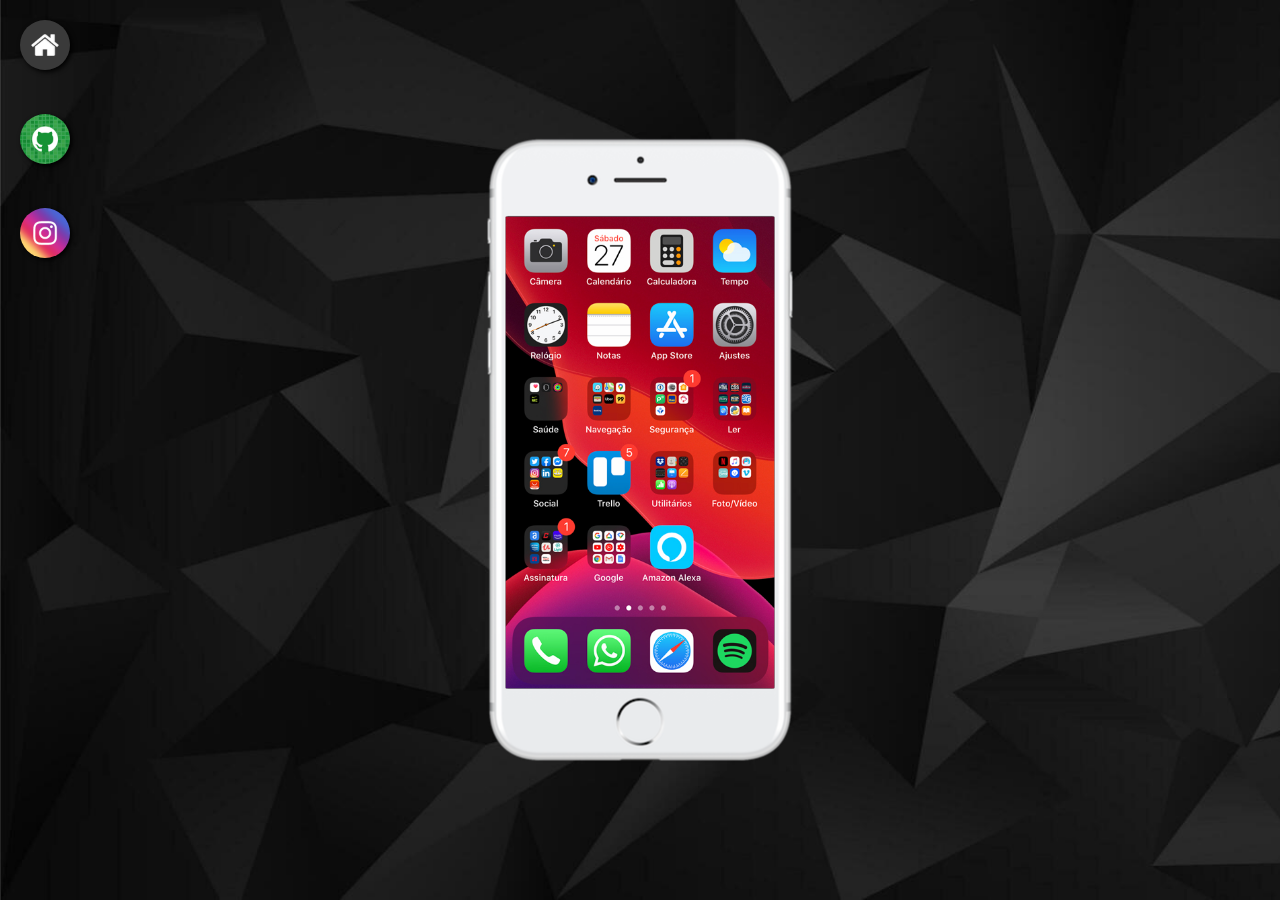
<file: index.html>
<!DOCTYPE html>
<html lang="en">
<head>
    <meta charset="UTF-8">
    <meta name="viewport" content="width=device-width, initial-scale=1.0">
    <title>Document</title>
  <link rel="stylesheet" href="estilizar/style.css">
</head>
<body>
    <main>
        <section id="celular">
            <iframe src="home.html" frameborder="0" name="tela" id="tela"></iframe>
            
        </section>
        <section id="rede-sociais">
            <a href="home.html" target="tela"><img src="imagens/logo-home.jpg" alt="home"></a><br>
            <a href="github.html" target="tela"><img src="imagens/logo-github.jpg" alt="github"></a><br>
            <a href="insta.html" target="tela"><img src="imagens/logo-instagram.jpg" alt="instagram"></a>
        </section>
    </main>
</body>
</html>
</file>
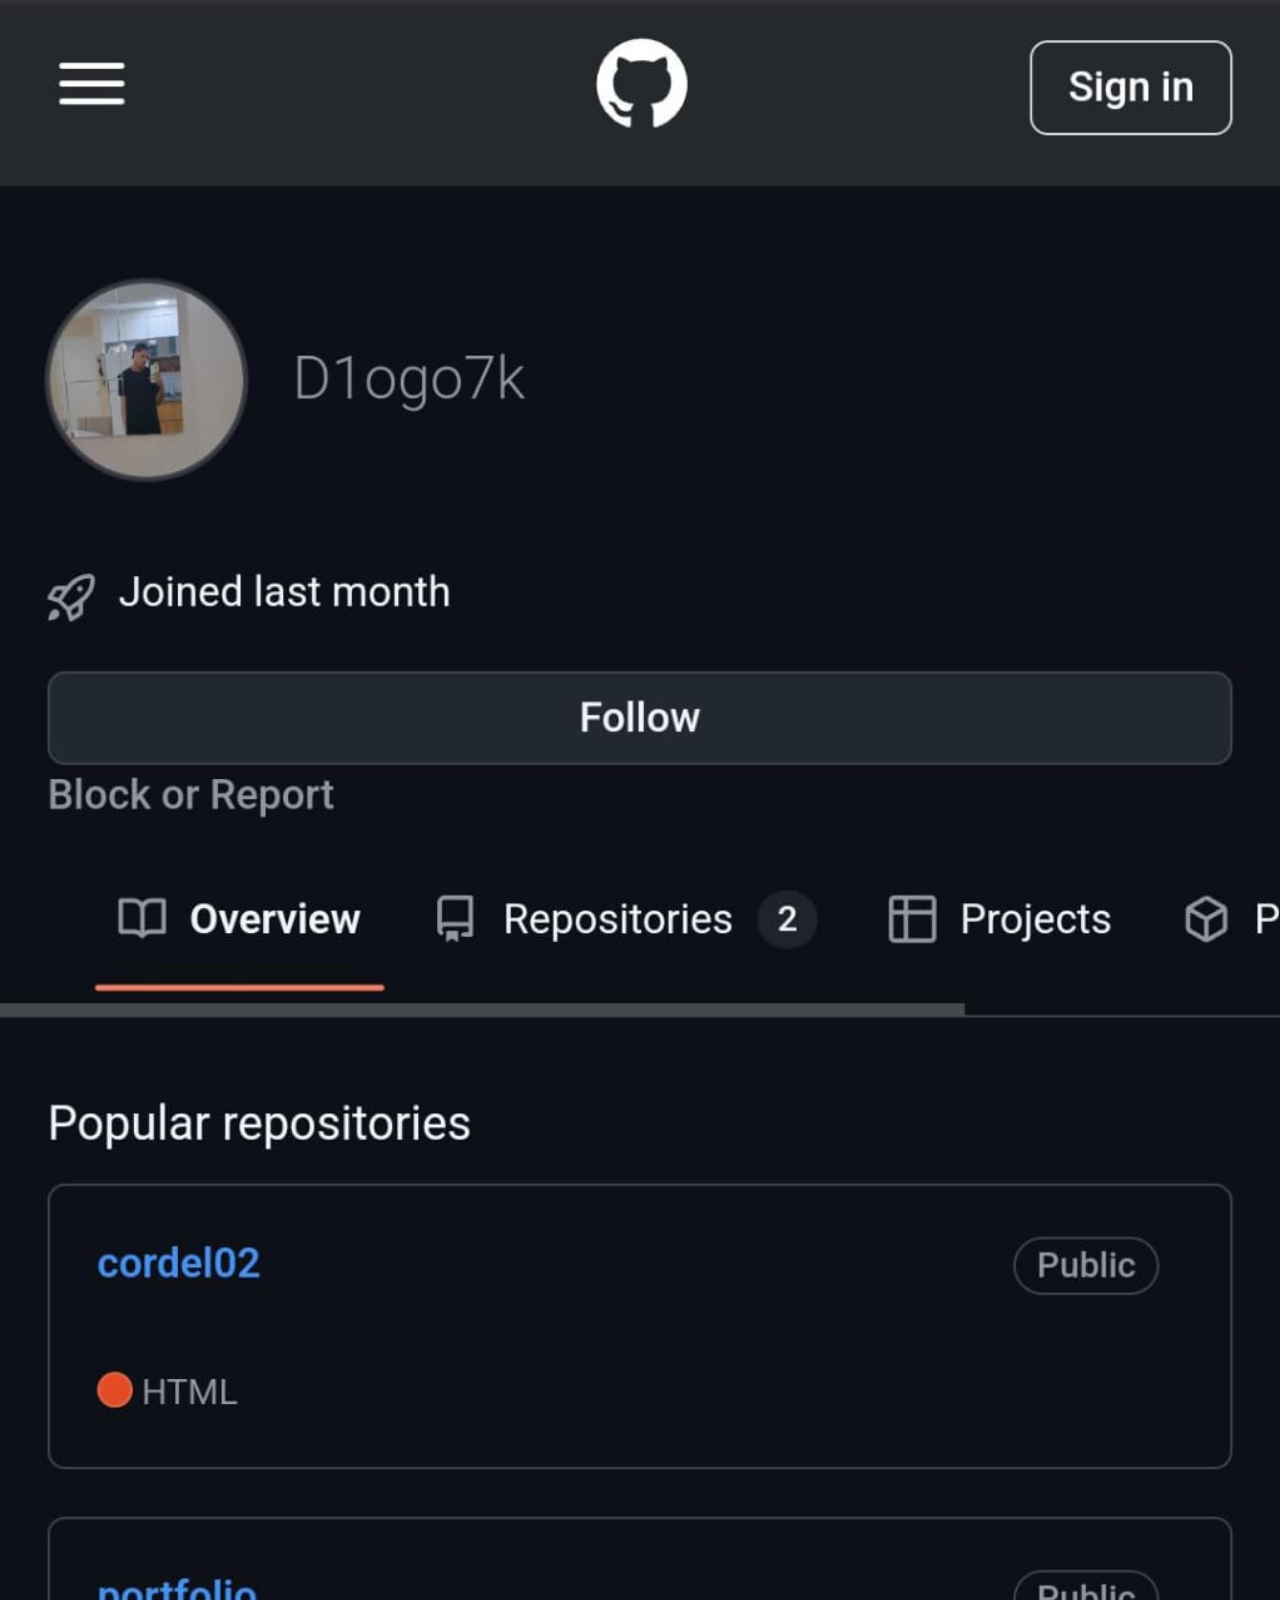
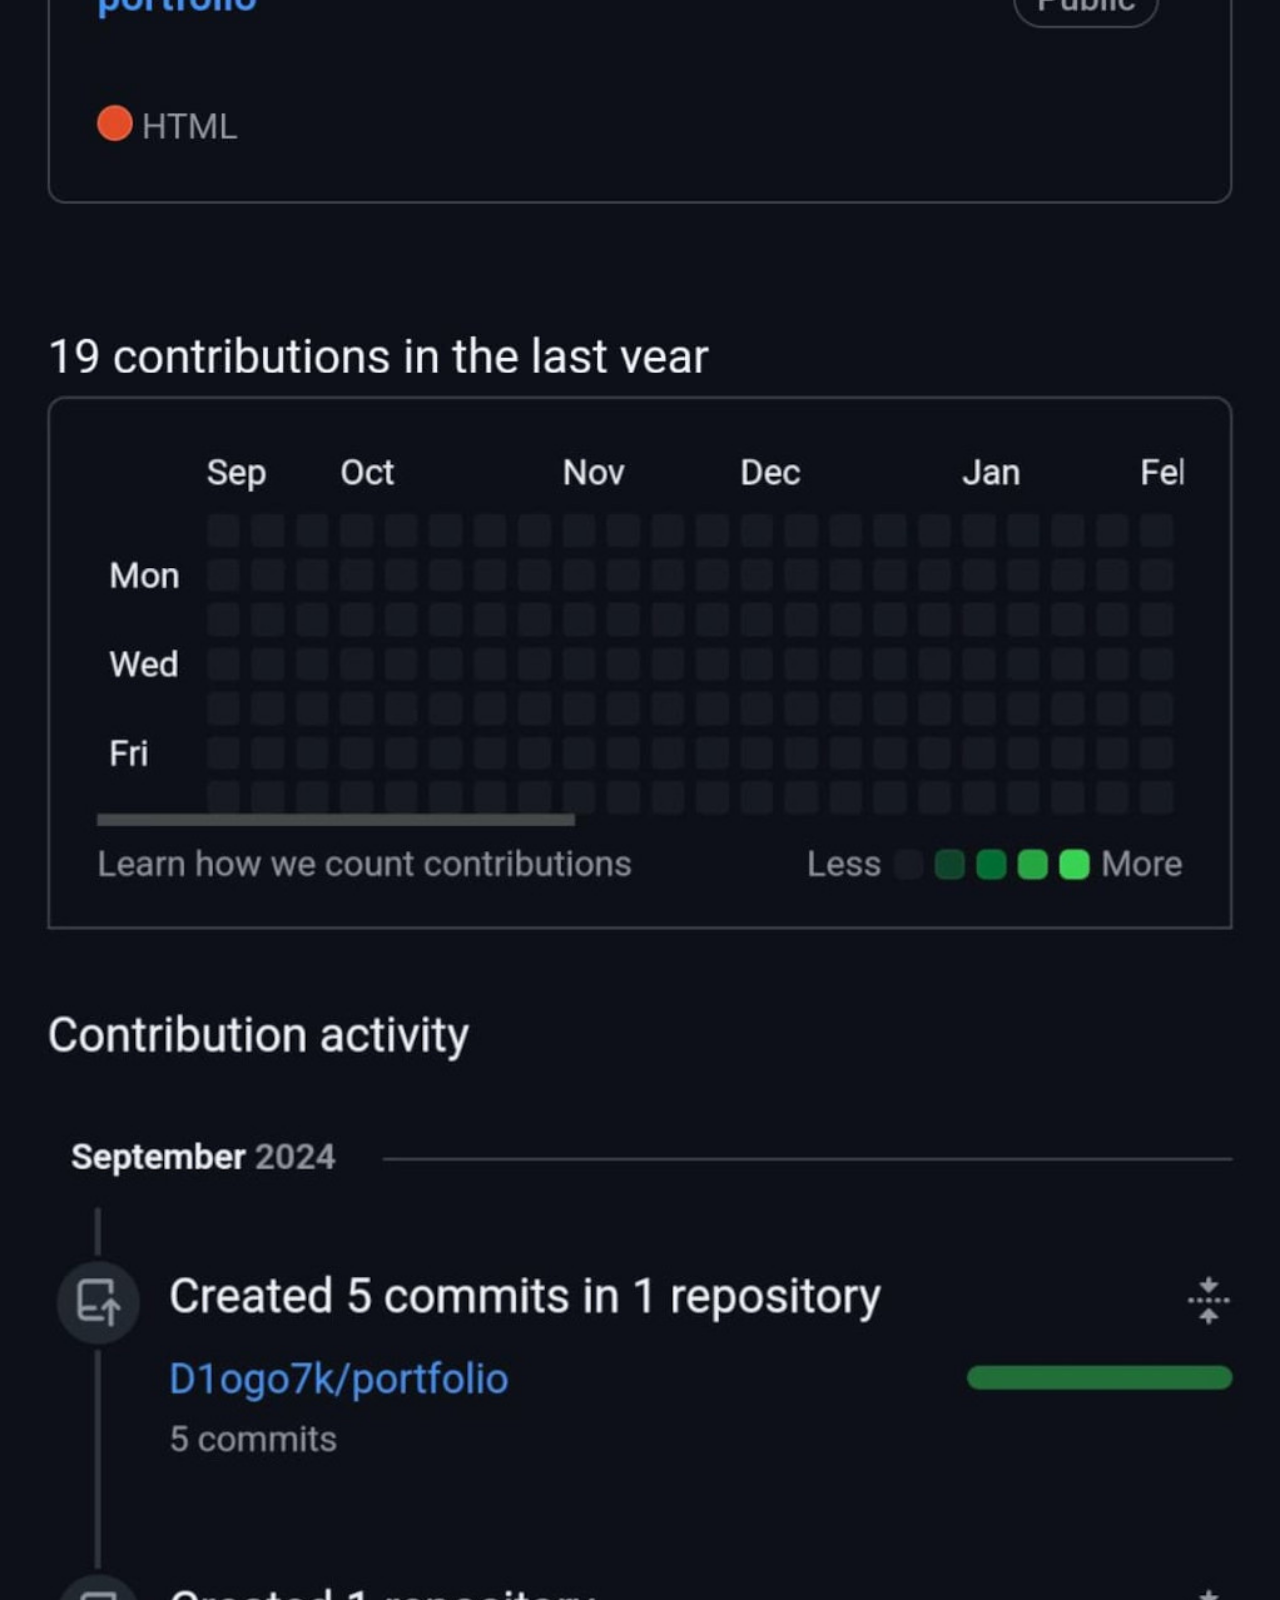
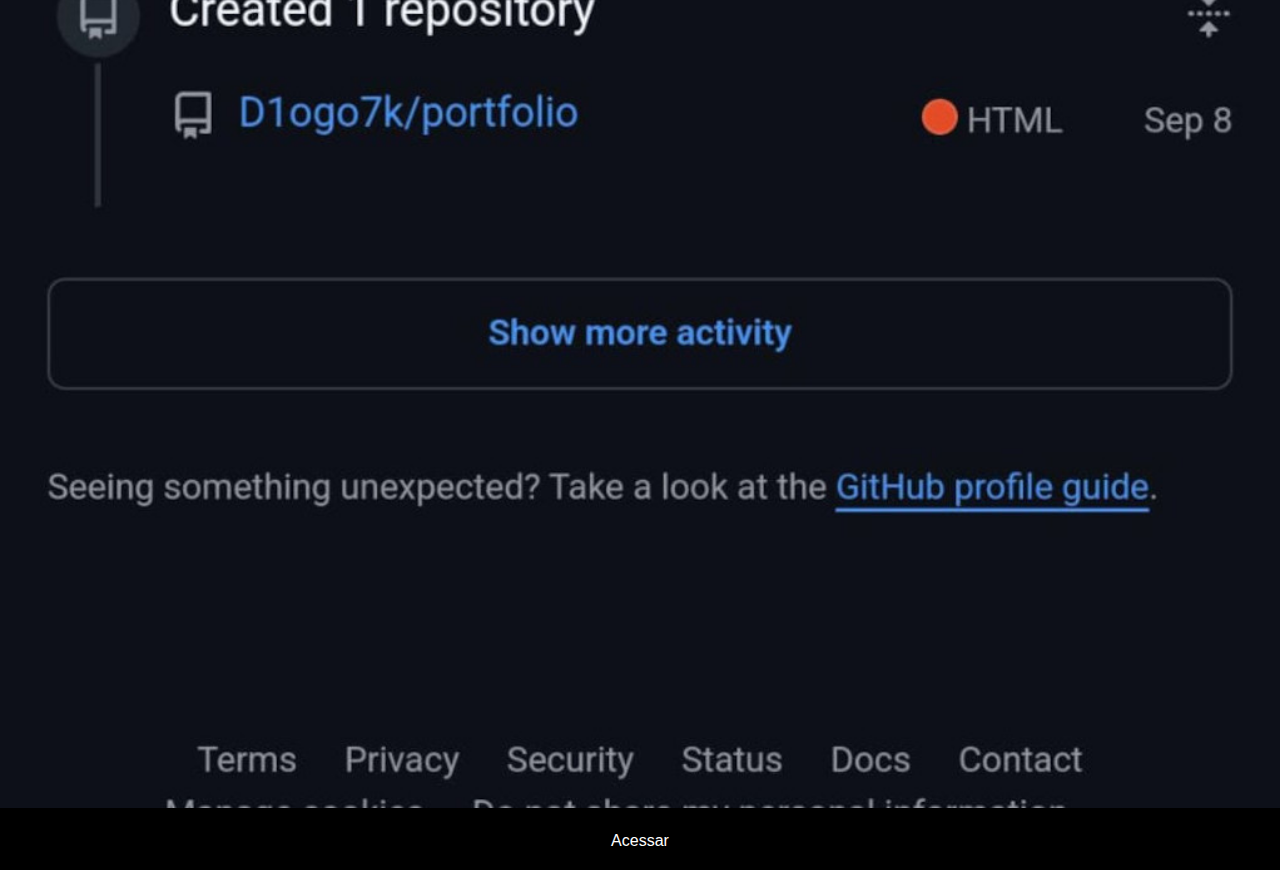
<file: github.html>
<!DOCTYPE html>
<html lang="pt-br">
<head>
    <meta charset="UTF-8">
    <meta name="viewport" content="width=device-width, initial-scale=1.0">
    <title>instagram</title>
    <link rel="stylesheet" href="estilizar/iframe.css">
    
</head>
<body>
    <img src="imagens/github-tela001.jpeg" alt="" >
    <a href="https://github.com/D1ogo7k" target="_blank">Acessar</a>
</body>
</html>
</file>
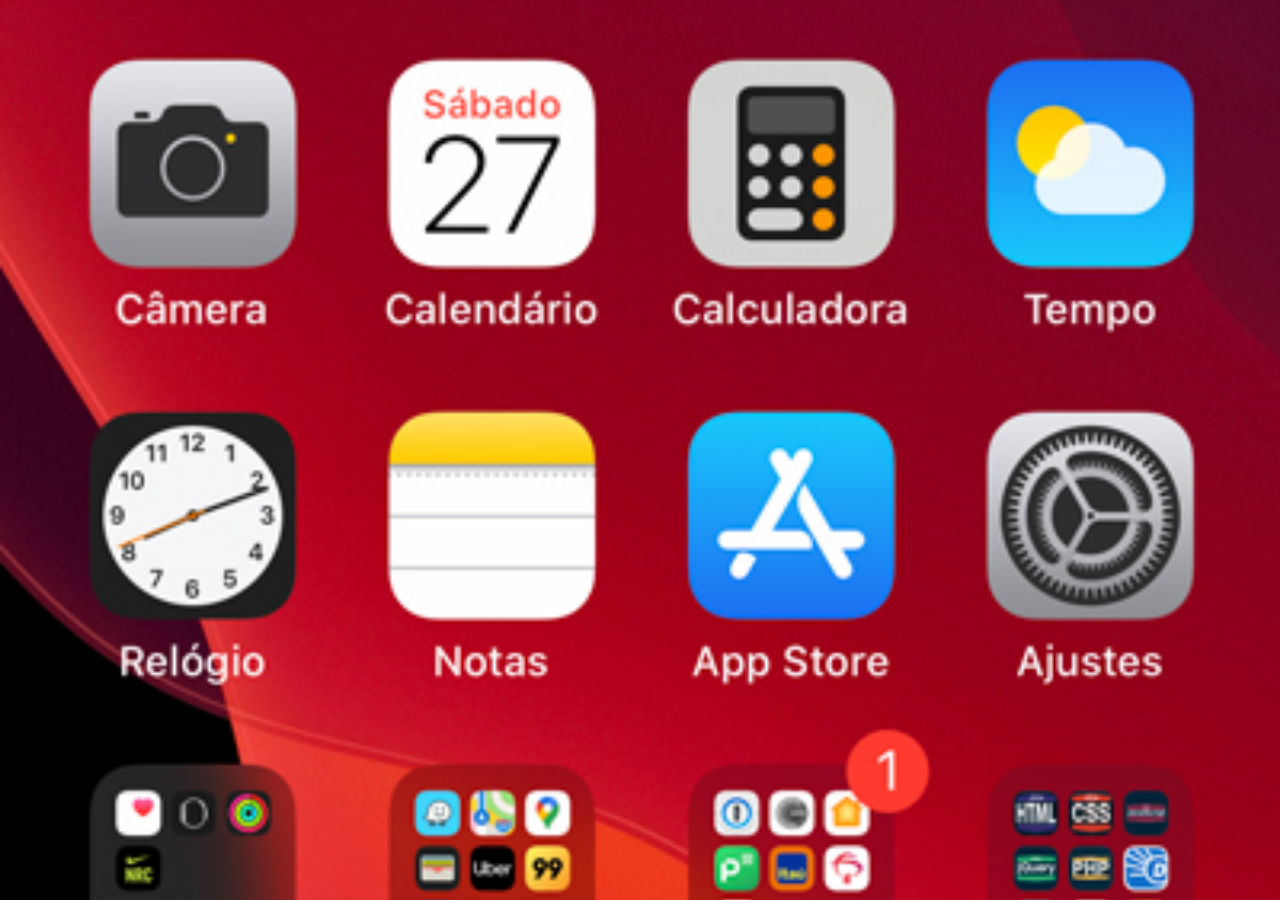
<file: home.html>
<!DOCTYPE html>
 <html lang="pt-br">
 <head>
    <meta charset="UTF-8">
    <meta name="viewport" content="width=device-width, initial-scale=1.0">
    <title>home</title>

    <style>
        * {
        margin: 0%;
        padding: 0%;
        }

        body {
            background-color: black;
            background-image: url(imagens/tela-home.jpg);
            background-repeat: no-repeat;
            background-position: top, center;
            background-size: cover;
        }
    </style>
 </head>
 <body>
    
 </body>
 </html>
</file>
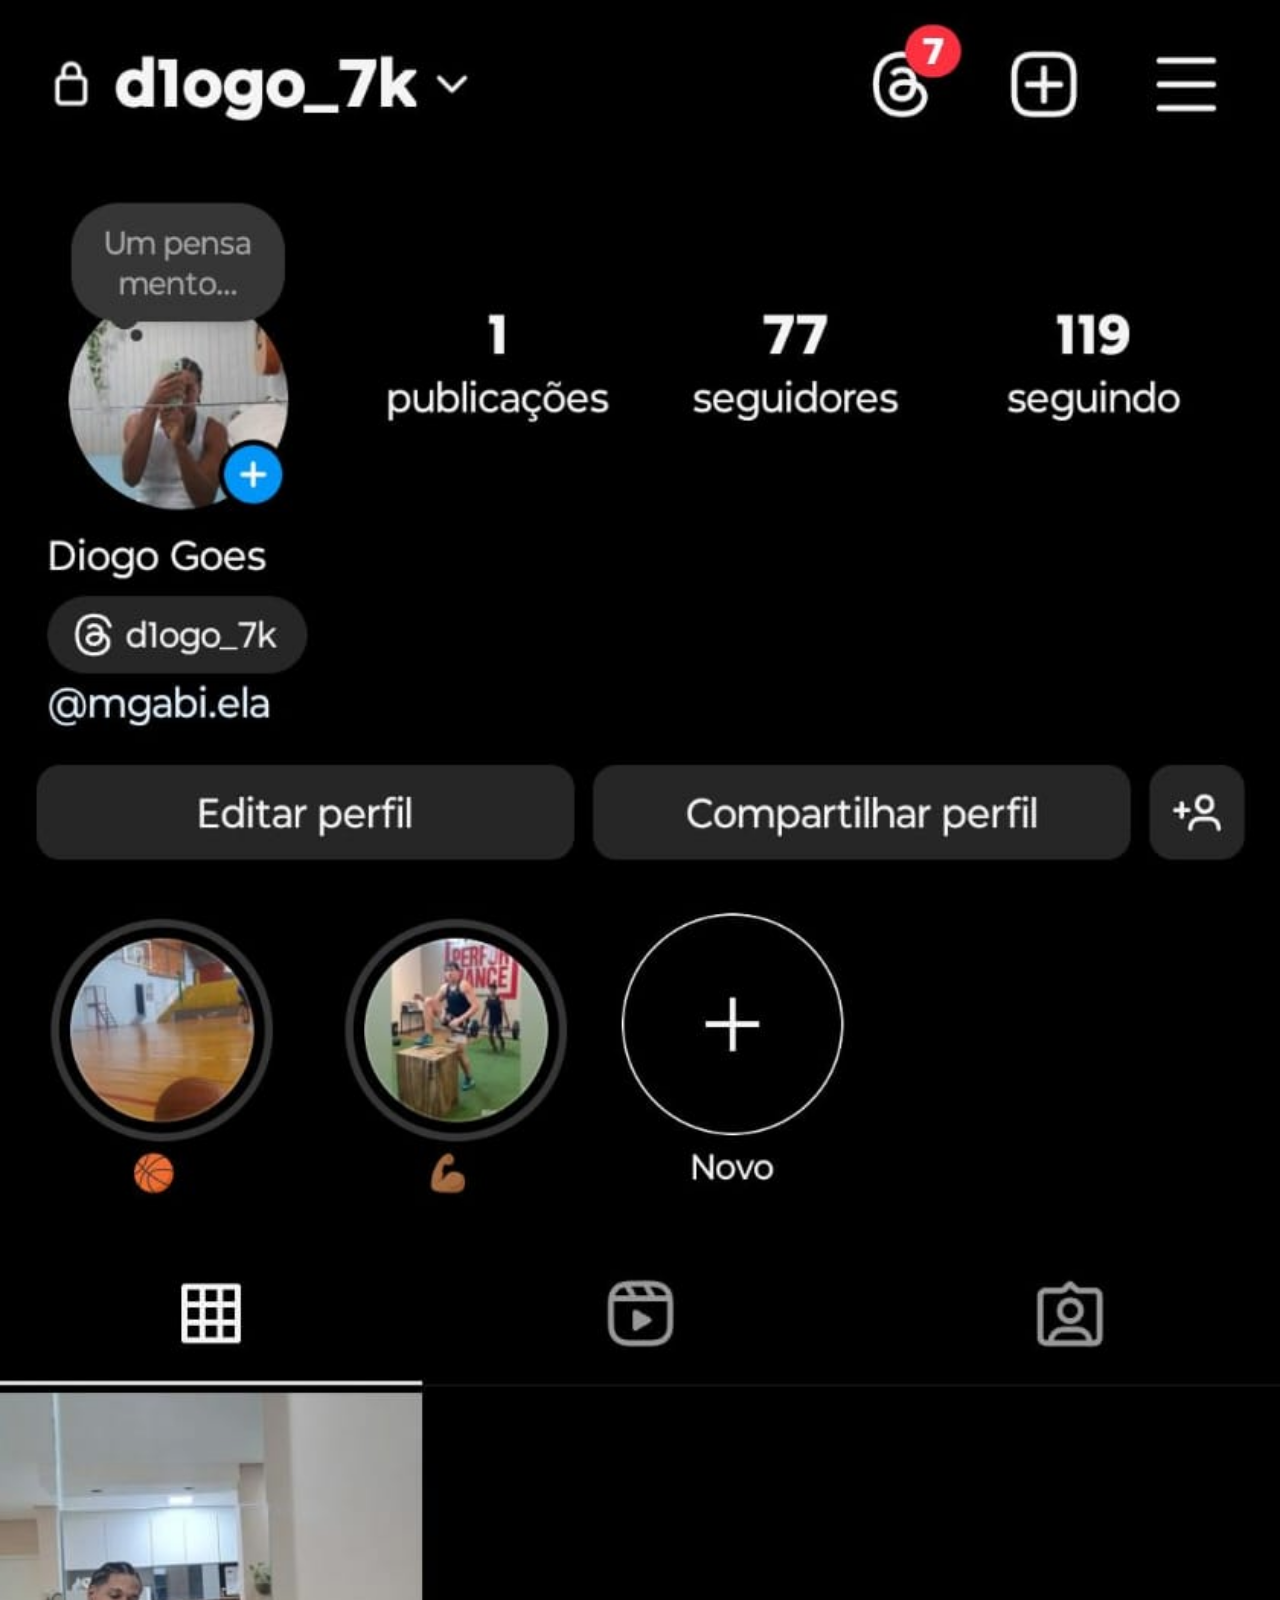
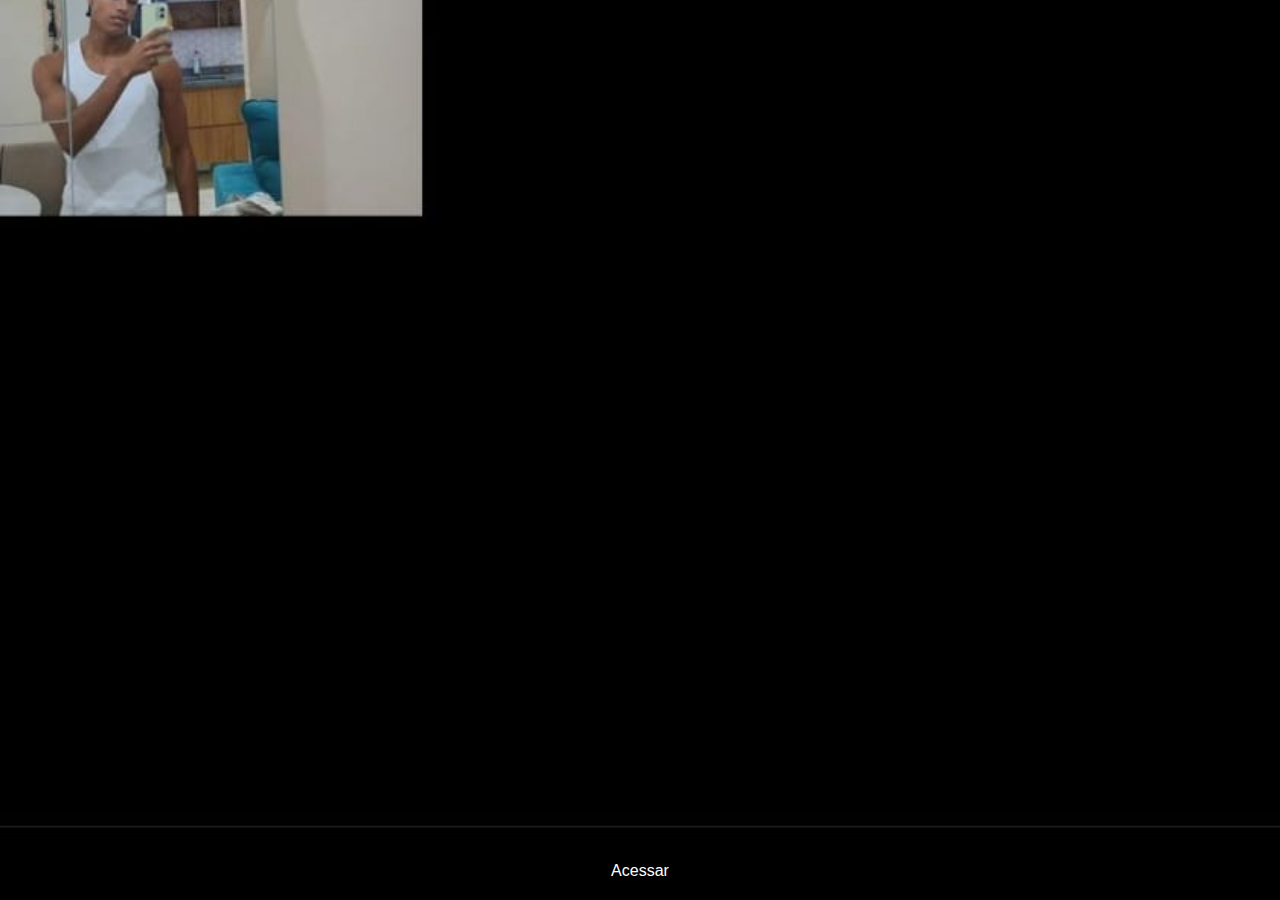
<file: insta.html>
<!DOCTYPE html>
<html lang="pt-br">
<head>
    <meta charset="UTF-8">
    <meta name="viewport" content="width=device-width, initial-scale=1.0">
    <title>instagram</title>
    <link rel="stylesheet" href="estilizar/iframe.css">
</head>
<body>
    <img src="imagens/instagram-tela.jpeg" alt="" >
    <a href="https://www.instagram.com/d1ogo_7k/" target="_blank">Acessar</a>
</body>
</html>
</file>
<file: estilizar/style.css>
@charset "UTF-8";

* {
    margin: 0px;
    padding: 0px;
    font-family: Arial, Helvetica, sans-serif;
}



::-webkit-scrollbar {
    width: 0px;
    height: 0px;
}

html , body {
    height: 100vh;
    width: 100vw;
   
    
}

html {

}

body{ 
    background-image: url(../imagens/fundo01.jpg);
    background-attachment: fixed; 
    background-size: cover;
}

main {
    height: 100vh;
position: relative;

}
section#celular {
    position: absolute;
  top: 50%;
  left: 50%;
  transform: translate(-50%, -50%);
  width: 311px;
  height: 627px;
    background-image: url(../imagens/frame-iphone.png);
    background-repeat: no-repeat;
    background-size: cover;
    
    
}

iframe#tela {
    position: relative;
    top: 80px;
    left: 21px;
    width: 269px;
    height: 472px;
}

iframe#insta {
    position: relative;
    top: 80px;
    left: 21px;
    width: 269px;
    height: 472px;
}


section#rede-sociais {

   
}

section#rede-sociais img {
    width: 50px;
    border-radius: 50%;
    margin: 20px;
    box-shadow: 2px 2px 5px black;
  
}

section#rede-sociais img:hover {
    box-shadow: 0px 0px 2px 3px #ffffff92;
    border-radius: 40%;
    transform: translate(-5px, -5px);
    transition:0.5s;
   
} 

@media screen and (max-width:600px){

    section#celular {
        position: absolute;
      top: 50%;
      left: 50%;
     transform: translate(-50%, -50%);
        width: 311px;
        height: 629px;
        background-image: url(../imagens/frame-iphone.png);
        background-repeat: no-repeat;
        background-size: cover;
        
        
    }
    
    iframe#tela {
        position: relative;
        top: 80px;
        left: 21px;
        width: 269px;
        height: 472px;
    }
    
    iframe#insta {
        position: relative;
        top: 80px;
        left: 21px;
        width: 269px;
        height: 472px;
    }
    
    
  
    section#rede-sociais img {
        width: 50px;
        border-radius: 50%;
        margin: 20px;
        box-shadow: 2px 2px 5px black;
      
    }
    
    section#rede-sociais img:hover {
        box-shadow: 0px 0px 2px 3px #ffffff92;
        border-radius: 40%;
        transform: translate(-5px, -5px);
        transition:0.5s;
       
    } 


}
</file>
<file: estilizar/iframe.css>
* {
    padding: 0px;
    margin: 0px;

 }

html, body {
   background-color: black;
}

 img {
    width: 100vw;
 }

 a {
    color: white;
    background-color: black;
    display: block;
    padding: 20px;
    text-align: center;
    font-family: Arial, Helvetica, sans-serif;
    text-decoration: none;
 }

 a:hover {
    color: rgb(255, 249, 249);
    background-color: rgb(32, 3, 3);
    transition: .5s;
    
 }
 ::-webkit-scrollbar {
width: 0px;
height: 0px;
}
</file>
